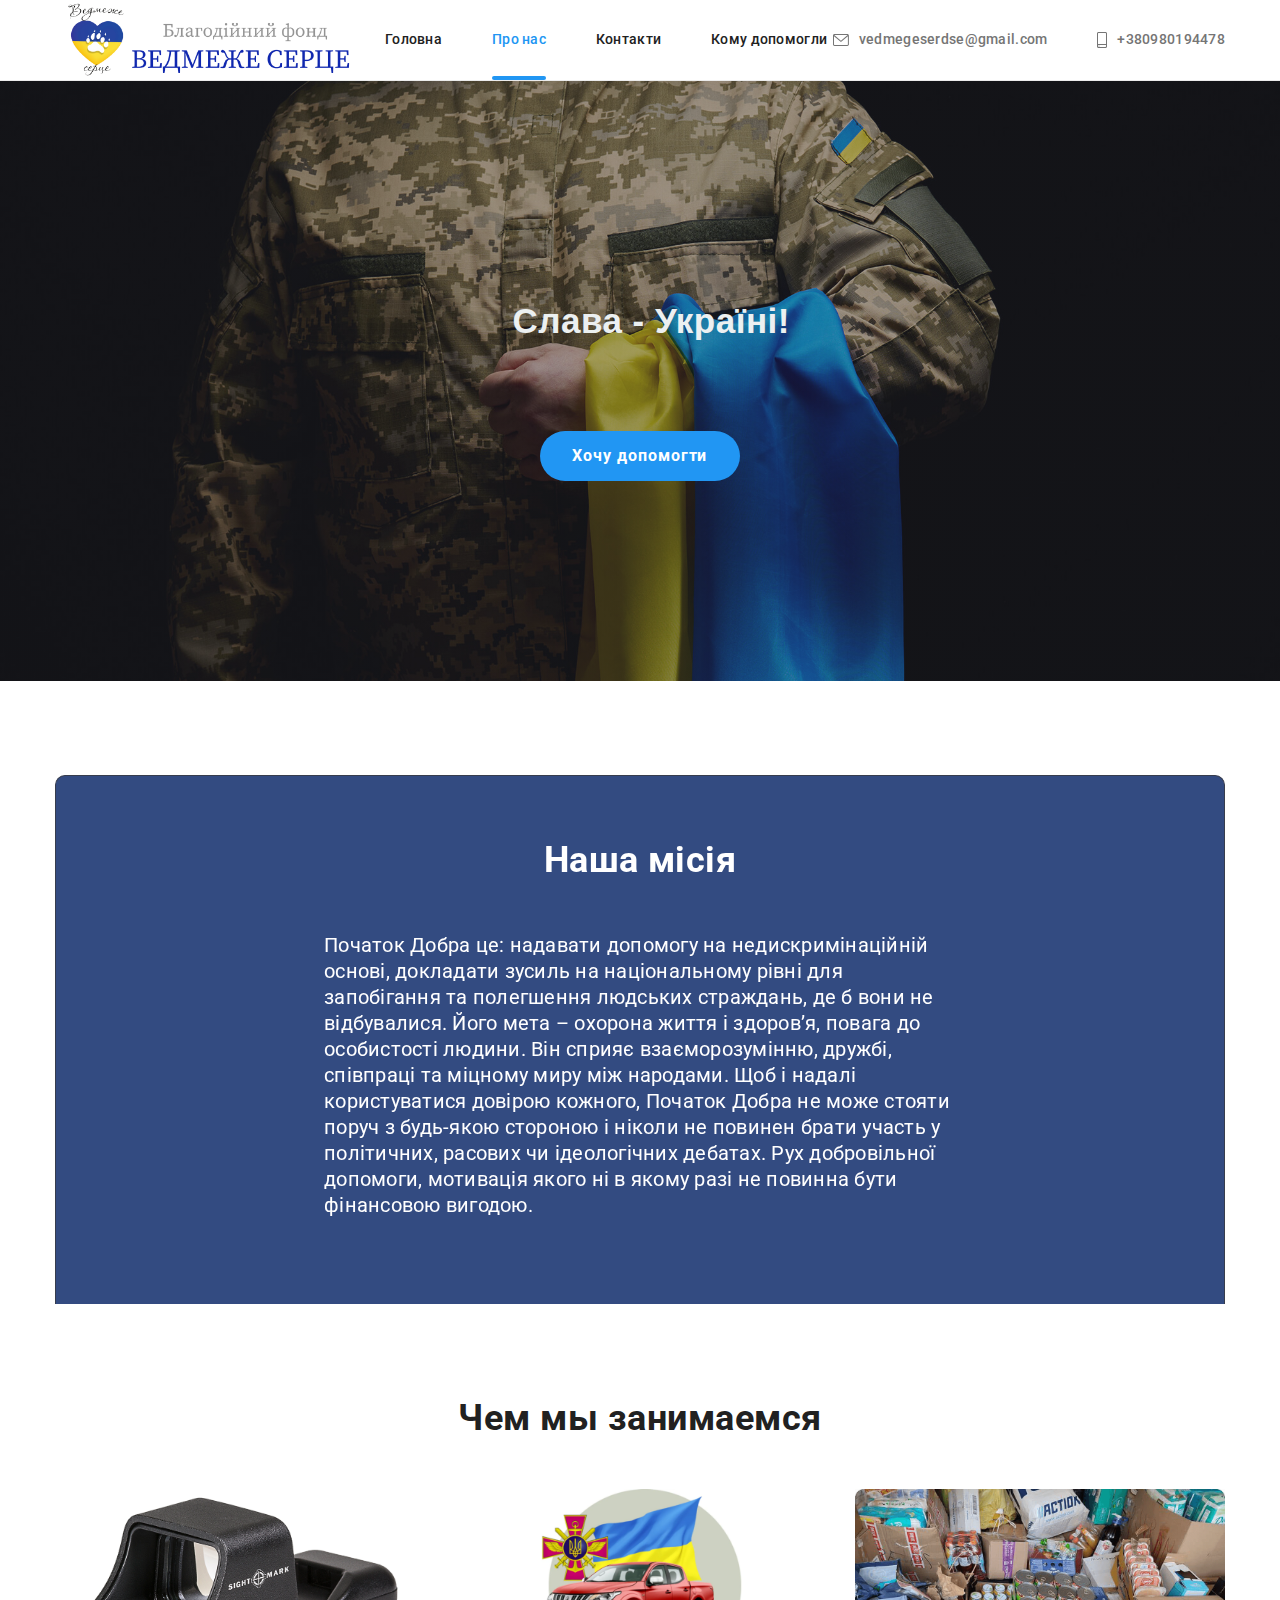
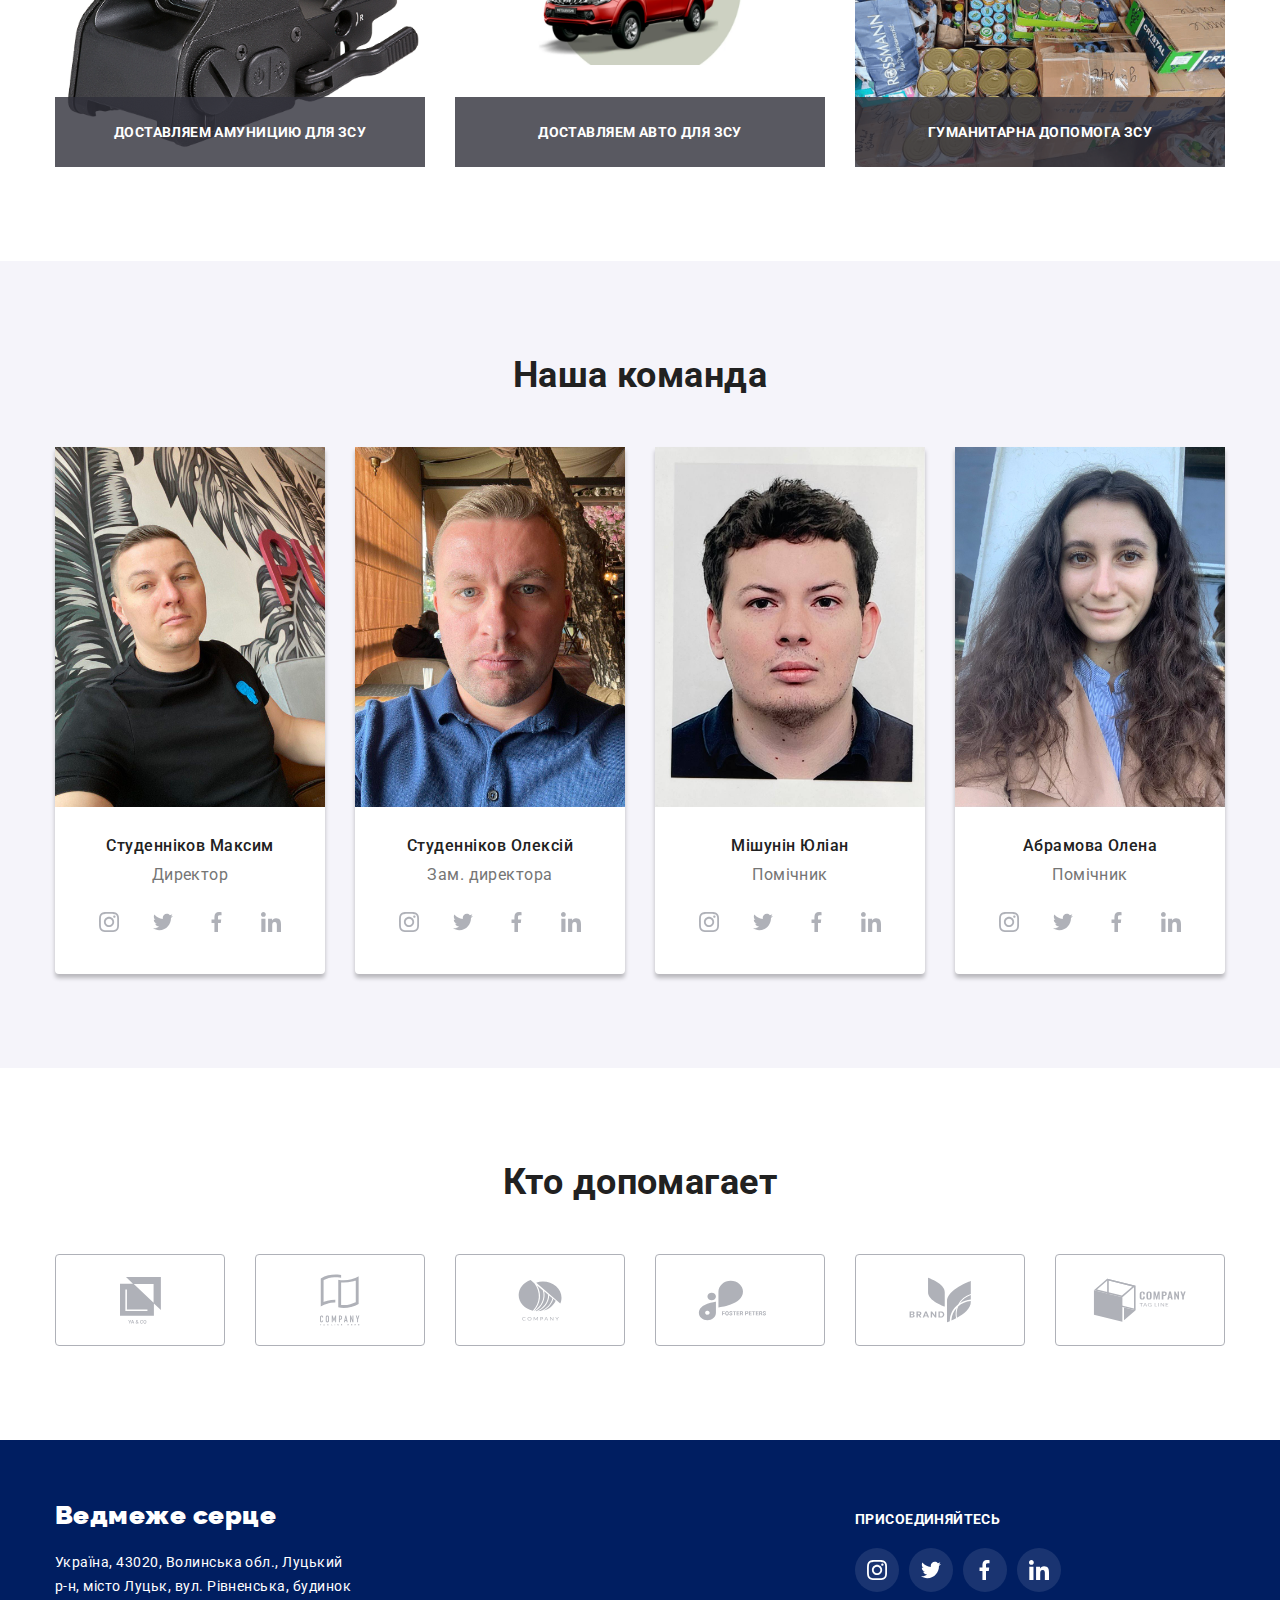
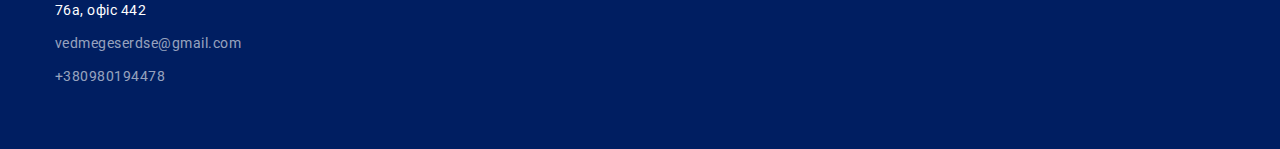
<file: index.html>
<!DOCTYPE html>
<html lang="ru">
  <head>
    <meta charset="UTF-8" />
    <meta http-equiv="X-UA-Compatible" content="IE=edge" />
    <meta name="viewport" content="width=device-width, initial-scale=1.0" />

    <title>Ведмеже серце</title>
    <link
      href="https://fonts.googleapis.com/css2?family=Raleway:wght@700&family=Roboto:wght@400;500;700;900&display=swap"
      rel="stylesheet"
    />
    <link rel="stylesheet" href="css/main.min.css" />
  </head>
  <body>
    <!-- Шапка -->
    <header class="header">
      <div class="container header__container">
        <a href="index.html"> <img
          srcset="./images/logoN3.png"
          src="./images/logoN3.png"
          alt="Logo"
          width="300"
          height="50"
        /></a>
        <!-- <a class="logo-part" href="/">Ведмеже серце</a> -->

        <nav class="nav">
          <ul class="nav__list list">
            <li class="nav__item">
              <a href="./index.html" class="nav__link ">Головна</a>
            </li>
            <li class="nav__item">
              <a href="./index.html" class="nav__link current">Про нас</a>
            </li>
            <li class="nav__item"><a href="#contacts" class="nav__link">Контакти</a></li>
            <li class="nav__item">
              <a href="./help.html" class="nav__link">Кому допомогли</a>
            </li>
          </ul>
          
        </nav>
        <ul class="contacts list">
          <li class="contacts__item">
            <a href="mailto:vedmegeserdse@gmail.com" class="contacts__link">
              <svg class="contacts__icon" width="16" height="12">
                <use href="./images/icons.svg#envelope"></use>
              </svg>
              vedmegeserdse@gmail.com
            </a>
          </li>

          <li class="contacts__item">
            <a href="tel:+380980194478" class="contacts__link">
              <svg class="contacts__icon" width="10" height="16">
                <use href="./images/icons.svg#smartphone"></use>
              </svg>

              +380980194478
            </a>
          </li>
        </ul>
        <button
          type="button"
          class="menu-button js-open-menu"
          aria-label="Переключатель мобильного меню"
          aria-expanded="false"
        >
          <svg class="menu-button__icon" width="40" height="40">
            <use class="menu-button__icon-menu" href="./images/icons.svg#menu"></use>
          </svg>
        </button>
        <div class="mobile-menu">
          <button
            type="button"
            class="mobile-menu__button js-close-menu"
            aria-label="Переключатель мобильного меню"
          >
            <svg class="menu-button__icon" width="40" height="40">
              <use class="menu-button__icon-cross" href="./images/icons.svg#close"></use>
            </svg>
          </button>
          <ul class="mobile-nav__list">
            <li class="mobile-nav__item">
              <a href="./index.html" class="mobile-nav__link mobile-nav__link--current">Про нас</a>
            </li>
            
            <li class="mobile-nav__item"><a href="" class="mobile-nav__link">Контакты</a></li>
            <li class="mobile-nav__item"><a href="./help.html" class="mobile-nav__link">Кому допомгли</a></li>
          </ul>
          <ul class="mobile-contacts">
            <li class="mobile-contacts__item">
              <a href="tel:+380980194478" class="mobile-contacts__tel">+380980194478</a>
            </li>
            <li class="mobile-contacts__item">
              <a href="mailto:vedmegeserdse@gmail.com" class="mobile-contacts__mail"
                >vedmegeserdse@gmail.com</a
              >
            </li>
          </ul>
          <ul class="mobile-social">
            <li class="mobile-social__item">
              <a href="" class="mobile-social__link">Instagram <span class="stik">|</span></a>
            </li>
            <li class="mobile-social__item">
              <a href="" class="mobile-social__link">Twitter <span class="stik">|</span></a>
            </li>
            <li class="mobile-social__item">
              <a href="" class="mobile-social__link">Facebook <span class="stik">|</span></a>
            </li>
            <li class="mobile-social__item">
              <a href="" class="mobile-social__link">Linkedin </a>
            </li>
          </ul>
        </div>
      </div>
    </header>
    <main>
      <!-- Герой -->
      <section class="hero">
        
        <!-- <h1 class="hero__title">Слава Україні! Слава ЗСУ!</h1> -->

        <div class="content">
          <div class="content__container">
            <p class="content__container__text">
           
            </p>
            
            <ul class="content__container__list">
              <li class="content__container__list__item"> Слава - Україні!</li>
              <li class="content__container__list__item"> Слава - ЗСУ!</li>
              <li class="content__container__list__item"> Слава - Україні</li>
              <li class="content__container__list__item"> Слава - ЗСУ!</li>
            </ul>
          </div>
        </div>


        <div class="hero__button"> 
  <button data-modal-open type="button" class="button">Хочу допомогти</button>
  </div>
        
      </section>


      
      <!-- Особености -->
      <section class="section">
        
        <div class="container">
          <div class="test2">
            <h2 class="section__title test3">Наша місія</h2>
            
  <p class="test1">Початок Добра це: надавати допомогу на недискримінаційній
    основі, докладати зусиль на національному рівні для
    запобігання та полегшення людських страждань, де б
    вони не відбувалися. Його мета – охорона життя і здоров’я,
    повага до особистості людини. Він сприяє взаєморозумінню,
    дружбі, співпраці та міцному миру між народами. Щоб і надалі
    користуватися довірою кожного, Початок Добра не може стояти
    поруч з будь-якою стороною і ніколи не повинен брати участь
    у політичних, расових чи ідеологічних дебатах. Рух добровільної
    допомоги, мотивація якого ні в якому разі не повинна бути
    фінансовою вигодою.</p></div>
          
        </div>
        
      </section>
      <!-- Чем мы занимаемся-->
      <section class="prof section no-padding">
        <div class="container">
          <h2 class="prof__title">Чем мы занимаемся</h2>
          <ul class="prof__list list">
            <li class="prof__item">
              <img
                srcset="./images/img_prof_1.jpg 1x, ./images/img_prof_1@2x.jpg 2x"
                src="./images/img1.jpg"
                alt="Программирование"
                width="370"
              />
              <p class="prof__label">Доставляем амуницию для ЗСУ</p>
            </li>
            <li class="prof__item">
              <img
                srcset="./images/img_prof_2.jpg 1x, ./images/img_prof_2@2x.jpg 2x"
                src="./images/img2.jpg"
                alt="Адаптивная верстка"
                width="370"
              />
              <p class="prof__label">Доставляем авто для ЗСУ</p>
            </li>
            <li class="prof__item">
              <img
                srcset="./images/img_prof_3.jpg 1x, ./images/img_prof_3@2x.jpg 2x"
                src="./images/img3.jpg"
                alt="Дизайн"
                width="370"
              />
              <p class="prof__label">Гуманитарна допомога ЗСУ</p>
            </li>
          </ul>
        </div>
      </section>
      <!-- Команда -->
      <section class="team section">
        <div class="container">
          <h2 class="section__title">Наша команда</h2>
          <ul class="card__list list">
            <li class="card__item">
              <img
                class="card__img"
                srcset="./images/img4.jpg 1x, ./images/img4@2x.jpg 2x"
                src="./images/img4.jpg"
                alt="Студенніков Максим"
                width="270"
              />
              <div class="cutaway">
                <h3 class="cutaway__name">Студенніков Максим</h3>
                <p class="cutaway__profession">Директор</p>
                <ul class="follow list">
                  <li class="follow__item">
                    <a href="" class="follow__link">
                      <svg class="follow__icon" width="20" height="20">
                        <use href="./images/icons.svg#instagram"></use>
                      </svg>
                    </a>
                  </li>
                  <li class="follow__item">
                    <a href="" class="follow__link"
                      ><svg class="follow__icon" width="20" height="20">
                        <use href="./images/icons.svg#twitter"></use>
                      </svg>
                    </a>
                  </li>
                  <li class="follow__item">
                    <a href="" class="follow__link"
                      ><svg class="follow__icon" width="20" height="20">
                        <use href="./images/icons.svg#vector"></use>
                      </svg>
                    </a>
                  </li>
                  <li class="follow__item">
                    <a href="" class="follow__link">
                      <svg class="follow__icon" width="20" height="20">
                        <use href="./images/icons.svg#linkedin"></use>
                      </svg>
                    </a>
                  </li>
                </ul>
              </div>
            </li>

            <li class="card__item">
              <img
                class="card__img"
                srcset="./images/img5.jpg 1x, ./images/img5@2x.jpg 2x"
                src="./images/img5.jpg"
                alt="Студенніков Олексій"
                width="270"
              />
              <div class="cutaway">
                <h3 class="cutaway__name">Студенніков Олексій</h3>
                <p class="cutaway__profession">Зам. директора</p>
                <ul class="follow list">
                  <li class="follow__item">
                    <a href="" class="follow__link">
                      <svg class="follow__icon" width="20" height="20">
                        <use href="./images/icons.svg#instagram"></use>
                      </svg>
                    </a>
                  </li>
                  <li class="follow__item">
                    <a href="" class="follow__link"
                      ><svg class="follow__icon" width="20" height="20">
                        <use href="./images/icons.svg#twitter"></use>
                      </svg>
                    </a>
                  </li>
                  <li class="follow__item">
                    <a href="" class="follow__link"
                      ><svg class="follow__icon" width="20" height="20">
                        <use href="./images/icons.svg#vector"></use>
                      </svg>
                    </a>
                  </li>
                  <li class="follow__item">
                    <a href="" class="follow__link">
                      <svg class="follow__icon" width="20" height="20">
                        <use href="./images/icons.svg#linkedin"></use>
                      </svg>
                    </a>
                  </li>
                </ul>
              </div>
            </li>

            <li class="card__item">
              <img
                class="card__img"
                srcset="./images/img6.jpg 1x, ./images/img6@2x.jpg 2x"
                src="./images/img6.jpg"
                alt="Мішунін Юліан"
                width="270"
              />
              <div class="cutaway">
                <h3 class="cutaway__name">Мішунін Юліан</h3>
                <p class="cutaway__profession">Помічник</p>
                <ul class="follow list">
                  <li class="follow__item">
                    <a href="" class="follow__link">
                      <svg class="follow__icon" width="20" height="20">
                        <use href="./images/icons.svg#instagram"></use>
                      </svg>
                    </a>
                  </li>
                  <li class="follow__item">
                    <a href="" class="follow__link"
                      ><svg class="follow__icon" width="20" height="20">
                        <use href="./images/icons.svg#twitter"></use>
                      </svg>
                    </a>
                  </li>
                  <li class="follow__item">
                    <a href="" class="follow__link"
                      ><svg class="follow__icon" width="20" height="20">
                        <use href="./images/icons.svg#vector"></use>
                      </svg>
                    </a>
                  </li>
                  <li class="follow__item">
                    <a href="" class="follow__link">
                      <svg class="follow__icon" width="20" height="20">
                        <use href="./images/icons.svg#linkedin"></use>
                      </svg>
                    </a>
                  </li>
                </ul>
              </div>
            </li>

            <li class="card__item">
              <img
                class="card__img"
                srcset="./images/img7.jpg 1x, ./images/img7@2x.jpg 2x"
                src="./images/img7.jpg"
                alt="Абрамова Олена"  
                width="270"
              />
              <div class="cutaway">
                <h3 class="cutaway__name">Абрамова Олена</h3>
                <p class="cutaway__profession">Помічник</p>
                <ul class="follow list">
                  <li class="follow__item">
                    <a href="" class="follow__link">
                      <svg class="follow__icon" width="20" height="20">
                        <use href="./images/icons.svg#instagram"></use>
                      </svg>
                    </a>
                  </li>
                  <li class="follow__item">
                    <a href="" class="follow__link"
                      ><svg class="follow__icon" width="20" height="20">
                        <use href="./images/icons.svg#twitter"></use>
                      </svg>
                    </a>
                  </li>
                  <li class="follow__item">
                    <a href="" class="follow__link"
                      ><svg class="follow__icon" width="20" height="20">
                        <use href="./images/icons.svg#vector"></use>
                      </svg>
                    </a>
                  </li>
                  <li class="follow__item">
                    <a href="" class="follow__link">
                      <svg class="follow__icon" width="20" height="20">
                        <use href="./images/icons.svg#linkedin"></use>
                      </svg>
                    </a>
                  </li>
                </ul>
              </div>
            </li>
          </ul>
        </div>
      </section>
      <!-- Постоянные клиенты -->
      <section class="client section">
        <h2 class="client__title">Кто допомагает</h2>
        <div class="container">
          <ul class="client__list list">
            <li class="client__item">
              <a href="/" class="client__link link">
                <svg class="client__icon" width="41" height="47">
                  <use href="./images/icons.svg#group-1"></use>
                </svg>
              </a>
            </li>
            <li class="client__item">
              <a href="/" class="client__link link">
                <svg class="client__icon" width="40" height="52">
                  <use href="./images/icons.svg#group-2"></use>
                </svg>
              </a>
            </li>
            <li class="client__item">
              <a href="/" class="client__link link">
                <svg class="client__icon" width="44" height="42">
                  <use href="./images/icons.svg#group-3"></use>
                </svg>
              </a>
            </li>
            <li class="client__item">
              <a href="/" class="client__link link">
                <svg class="client__icon" width="85" height="41">
                  <use href="./images/icons.svg#group-4"></use>
                </svg>
              </a>
            </li>
            <li class="client__item">
              <a href="/" class="client__link link">
                <svg class="client__icon" width="63" height="46">
                  <use href="./images/icons.svg#group-5"></use>
                </svg>
              </a>
            </li>
            <li class="client__item">
              <a href="/" class="client__link link">
                <svg class="client__icon" width="94" height="44">
                  <use href="./images/icons.svg#group-6"></use>
                </svg>
              </a>
            </li>
          </ul>
        </div>
      </section>
    </main>
    <!-- Подвал -->
    <footer class="footer">
      <div class="footer-container container">
        <div class="footer-box">
          <div class="address-box" id="contacts">
            <a href="/" class="footer-logo link">Ведмеже серце</a>
            <address class="address-box__address">Україна, 43020, Волинська обл., Луцький р-н, місто Луцьк,
              вул. Рівненська, будинок 76а, офіс 442 </address>
            <ul class="footer-contacts list">
              <li class="footer-contacts__item">
                <a href="mailto:vedmegeserdse@gmail.com" class="footer-contacts__link link"
                  >vedmegeserdse@gmail.com
                </a>
              </li>
              <li class="footer-contacts__item">
                <a href="tel:+380980194478" class="footer-contacts__link link">+380980194478</a>
              </li>
            </ul>
          </div>
          
          <div class="social">
            <h2 class="social__title">Присоединяйтесь</h2>
            <ul class="social__icon list">
              <li class="social__item">
                <a href="" class="social__link">
                  <svg class="social__icon" width="20" height="20">
                    <use href="./images/icons.svg#instagram"></use>
                  </svg>
                </a>
              </li>
              <li class="social__item">
                <a href="" class="social__link">
                  <svg class="social__icon" width="20" height="20">
                    <use href="./images/icons.svg#twitter"></use>
                  </svg>
                </a>
              </li>
              <li class="social__item">
                <a href="" class="social__link">
                  <svg class="social__icon" width="20" height="20">
                    <use href="./images/icons.svg#vector"></use>
                  </svg>
                </a>
              </li>
              <li class="social__item">
                <a href="" class="social__link">
                  <svg class="social__icon" width="20" height="20">
                    <use href="./images/icons.svg#linkedin"></use>
                  </svg>
                </a>
              </li>
            </ul>
          </div>
        </div>
        <!-- <form class="subscribe">
          <label class="subscribe__label">
            <span class="subscribe__text">Подпишитесь на рассылку</span>
            <input type="email" class="subscribe__input" name="subscribe" placeholder="E-mail" />
          </label>
          <button class="subscribe__button" type="submit">
            Подписаться
            <svg class="subscribe__icon--button" width="24" height="24">
              <use href="./images/icons.svg#send"></use>
            </svg>
          </button>
        </form> -->
      </div>
    </footer>
    <!-- Модал -->
    <div data-modal class="backdrop is-hidden">
      <div class="modal">
        <button data-modal-close class="modal__close">
          <svg width="18" height="18">
            <use href="./images/icons.svg#close"></use>
          </svg>
        </button>
        <img
        class="modal__img"
      
        src="./images/qcode.png"
        alt="qcode"
        width="270"
      />
      <p class="modal__title">БЛАГОДІЙНА ОРГАНІЗАЦІЯ БЛАГОДІЙНИЙ ФОНД «ВЕДМЕЖЕ СЕРЦЕ»</p>
      </div>
    </div>
    <script src="./js/mobile-menu.js"></script>

    <script src="./js/modal.js"></script>
  </body>
</html>
</file>
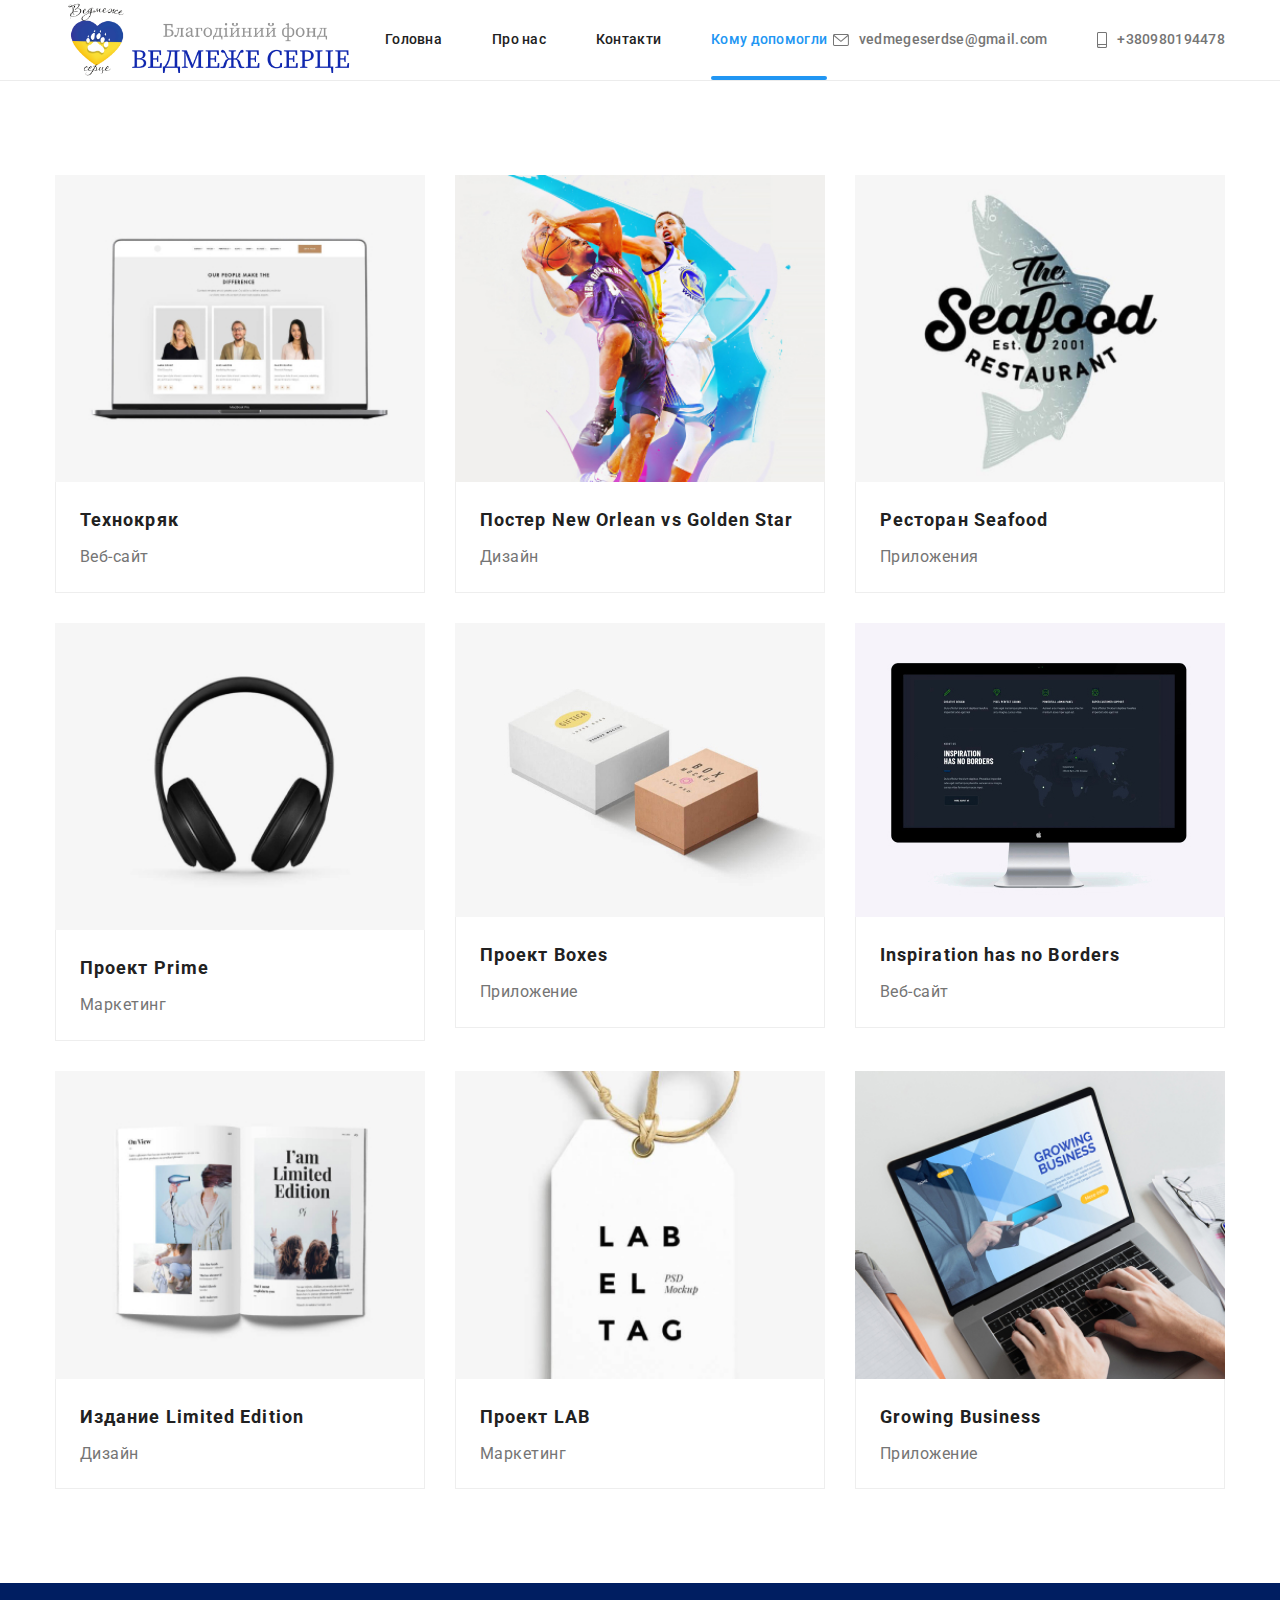
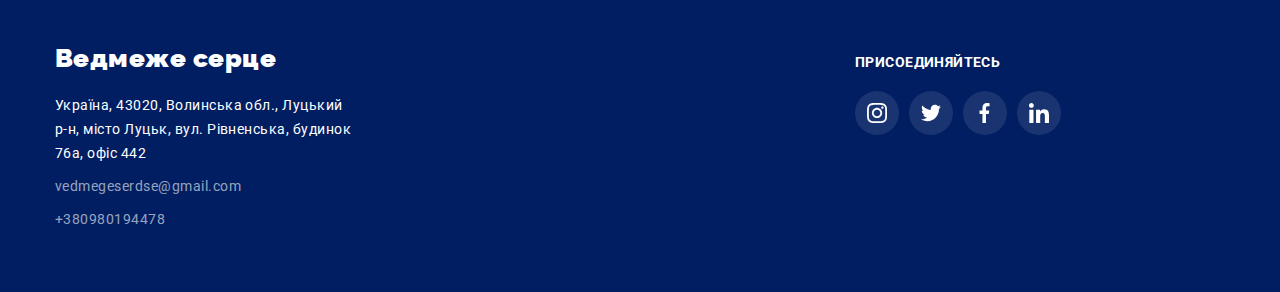
<file: help.html>
<!DOCTYPE html>
<html lang="ru">
  <head>
    <meta charset="UTF-8" />
    <meta http-equiv="X-UA-Compatible" content="IE=edge" />
    <meta name="viewport" content="width=device-width, initial-scale=1.0" />

    <title>Ведмеже серце</title>
    <link
      href="https://fonts.googleapis.com/css2?family=Raleway:wght@700&family=Roboto:wght@400;500;700;900&display=swap"
      rel="stylesheet"
    />
    <link rel="stylesheet" href="css/main.min.css" />
  </head>

  <body>
   
  <!-- Шапка -->
  <header class="header">
    <div class="container header__container">
      <a href="index.html"> <img
        srcset="./images/logoN3.png"
        src="./images/logoN3.png"
        alt="Logo"
        width="300"
        height="50"
      /></a>
     
      <!-- <a class="logo-part" href="/">Ведмеже серце</a> -->

      <nav class="nav">
        <ul class="nav__list list">
          <li class="nav__item">
            <a href="./index.html" class="nav__link ">Головна</a>
          </li>
          <li class="nav__item">
            <a href="./index.html" class="nav__link ">Про нас</a>
          </li>
          <li class="nav__item"><a href="#contacts" class="nav__link">Контакти</a></li>
         
          <li class="nav__item">
            <a href="./help.html" class="nav__link current">Кому допомогли</a>
          </li>
        </ul>
        
      </nav>
      <ul class="contacts list">
        <li class="contacts__item">
          <a href="mailto:vedmegeserdse@gmail.com" class="contacts__link">
            <svg class="contacts__icon" width="16" height="12">
              <use href="./images/icons.svg#envelope"></use>
            </svg>
            vedmegeserdse@gmail.com
          </a>
        </li>

        <li class="contacts__item">
          <a href="tel:+380980194478" class="contacts__link">
            <svg class="contacts__icon" width="10" height="16">
              <use href="./images/icons.svg#smartphone"></use>
            </svg>

            +380980194478
          </a>
        </li>
      </ul>
      <button
        type="button"
        class="menu-button js-open-menu"
        aria-label="Переключатель мобильного меню"
        aria-expanded="false"
      >
        <svg class="menu-button__icon" width="40" height="40">
          <use class="menu-button__icon-menu" href="./images/icons.svg#menu"></use>
        </svg>
      </button>
      <div class="mobile-menu">
        <button
          type="button"
          class="mobile-menu__button js-close-menu"
          aria-label="Переключатель мобильного меню"
        >
          <svg class="menu-button__icon" width="40" height="40">
            <use class="menu-button__icon-cross" href="./images/icons.svg#close"></use>
          </svg>
        </button>
        <ul class="mobile-nav__list">
          <li class="mobile-nav__item">
            <a href="./index.html" class="mobile-nav__link mobile-nav__link--current">Студия</a>
          </li>
          
          <li class="mobile-nav__item"><a href="" class="mobile-nav__link">Контакты</a></li>
        </ul>
        <ul class="mobile-contacts">
          <li class="mobile-contacts__item">
            <a href="tel:+380980194478" class="mobile-contacts__tel">+380980194478</a>
          </li>
          <li class="mobile-contacts__item">
            <a href="mailto:vedmegeserdse@gmail.com" class="mobile-contacts__mail"
              >vedmegeserdse@gmail.com</a
            >
          </li>
        </ul>
        <ul class="mobile-social">
          <li class="mobile-social__item">
            <a href="" class="mobile-social__link">Instagram <span class="stik">|</span></a>
          </li>
          <li class="mobile-social__item">
            <a href="" class="mobile-social__link">Twitter <span class="stik">|</span></a>
          </li>
          <li class="mobile-social__item">
            <a href="" class="mobile-social__link">Facebook <span class="stik">|</span></a>
          </li>
          <li class="mobile-social__item">
            <a href="" class="mobile-social__link">Linkedin </a>
          </li>
        </ul>
      </div>
    </div>
  </header>
    <main>
      <section class="section">
        <h1 class="portfolio-title">Портфолио</h1>

        <div class="container">
         
          <ul class="portfolio__list list">
            <li class="portfolio__item">
              <a href="" class="portfolio__link">
                <div class="thumb">
                  <img
                    srcset="./images/portfolio1.jpg 1x, ./images/portfolio1@2x.jpg 2x"
                    src="./images/portfolio1.jpg"
                    alt="Технокряк"
                    width="370"
                  />
                  <div class="thumb__box">
                    <p class="thumb__text">
                      Технокряк это современная площадка распространения коронавируса. Компании
                      используют эту платформу для цифрового шпионажа и атак на защищённые сервера
                      конкурентов.
                    </p>
                  </div>
                </div>

                <div class="example">
                  <h2 class="example__name">Технокряк</h2>
                  <p class="example__technolology">Веб-сайт</p>
                </div>
              </a>
            </li>
            <li class="portfolio__item">
              <a href="" class="portfolio__link">
                <div class="thumb">
                  <img
                    srcset="./images/portfolio2.jpg 1x, ./images/portfolio2@2x.jpg 2x"
                    src="./images/portfolio2.jpg"
                    alt="Технокряк"
                    width="370"
                  />
                  <div class="thumb__box">
                    <p class="thumb__text">
                      Технокряк это современная площадка распространения коронавируса. Компании
                      используют эту платформу для цифрового шпионажа и атак на защищённые сервера
                      конкурентов.
                    </p>
                  </div>
                </div>

                <div class="example">
                  <h2 class="example__name">Постер New Orlean vs Golden Star</h2>
                  <p class="example__technolology">Дизайн</p>
                </div>
              </a>
            </li>
            <li class="portfolio__item">
              <a href="" class="portfolio__link">
                <div class="thumb">
                  <img
                    srcset="./images/portfolio3.jpg 1x, ./images/portfolio3@2x.jpg 2x"
                    src="./images/portfolio3.jpg"
                    alt="Технокряк"
                    width="370"
                  />
                  <div class="thumb__box">
                    <p class="thumb__text">
                      Технокряк это современная площадка распространения коронавируса. Компании
                      используют эту платформу для цифрового шпионажа и атак на защищённые сервера
                      конкурентов.
                    </p>
                  </div>
                </div>

                <div class="example">
                  <h2 class="example__name">Ресторан Seafood</h2>
                  <p class="example__technolology">Приложения</p>
                </div>
              </a>
            </li>
            <li class="portfolio__item">
              <a href="" class="portfolio__link">
                <div class="thumb">
                  <img
                    srcset="./images/portfolio4.jpg 1x, ./images/portfolio4@2x.jpg 2x"
                    src="./images/portfolio4.jpg"
                    alt="Технокряк"
                    width="370"
                  />
                  <div class="thumb__box">
                    <p class="thumb__text">
                      Технокряк это современная площадка распространения коронавируса. Компании
                      используют эту платформу для цифрового шпионажа и атак на защищённые сервера
                      конкурентов.
                    </p>
                  </div>
                </div>

                <div class="example">
                  <h2 class="example__name">Проект Prime</h2>
                  <p class="example__technolology">Маркетинг</p>
                </div>
              </a>
            </li>
            <li class="portfolio__item">
              <a href="" class="portfolio__link">
                <div class="thumb">
                  <img
                    srcset="./images/portfolio5.jpg 1x, ./images/portfolio5@2x.jpg 2x"
                    src="./images/portfolio5.jpg"
                    alt="Технокряк"
                    width="370"
                  />
                  <div class="thumb__box">
                    <p class="thumb__text">
                      Технокряк это современная площадка распространения коронавируса. Компании
                      используют эту платформу для цифрового шпионажа и атак на защищённые сервера
                      конкурентов.
                    </p>
                  </div>
                </div>

                <div class="example">
                  <h2 class="example__name">Проект Boxes</h2>
                  <p class="example__technolology">Приложение</p>
                </div>
              </a>
            </li>
            <li class="portfolio__item">
              <a href="" class="portfolio__link">
                <div class="thumb">
                  <img
                    srcset="./images/portfolio6.jpg 1x, ./images/portfolio6@2x.jpg 2x"
                    src="./images/portfolio6.jpg"
                    alt="Технокряк"
                    width="370"
                  />
                  <div class="thumb__box">
                    <p class="thumb__text">
                      Технокряк это современная площадка распространения коронавируса. Компании
                      используют эту платформу для цифрового шпионажа и атак на защищённые сервера
                      конкурентов.
                    </p>
                  </div>
                </div>

                <div class="example">
                  <h2 class="example__name">Inspiration has no Borders</h2>
                  <p class="example__technolology">Веб-сайт</p>
                </div>
              </a>
            </li>
            <li class="portfolio__item">
              <a href="" class="portfolio__link">
                <div class="thumb">
                  <img
                    srcset="./images/portfolio7.jpg 1x, ./images/portfolio7@2x.jpg 2x"
                    src="./images/portfolio7.jpg"
                    alt="Технокряк"
                    width="370"
                  />
                  <div class="thumb__box">
                    <p class="thumb__text">
                      Технокряк это современная площадка распространения коронавируса. Компании
                      используют эту платформу для цифрового шпионажа и атак на защищённые сервера
                      конкурентов.
                    </p>
                  </div>
                </div>

                <div class="example">
                  <h2 class="example__name">Издание Limited Edition</h2>
                  <p class="example__technolology">Дизайн</p>
                </div>
              </a>
            </li>
            <li class="portfolio__item">
              <a href="" class="portfolio__link">
                <div class="thumb">
                  <img
                    srcset="./images/portfolio8.jpg 1x, ./images/portfolio8@2x.jpg 2x"
                    src="./images/portfolio8.jpg"
                    alt="Технокряк"
                    width="370"
                  />
                  <div class="thumb__box">
                    <p class="thumb__text">
                      Технокряк это современная площадка распространения коронавируса. Компании
                      используют эту платформу для цифрового шпионажа и атак на защищённые сервера
                      конкурентов.
                    </p>
                  </div>
                </div>

                <div class="example">
                  <h2 class="example__name">Проект LAB</h2>
                  <p class="example__technolology">Маркетинг</p>
                </div>
              </a>
            </li>
            <li class="portfolio__item">
              <a href="" class="portfolio__link">
                <div class="thumb">
                  <img
                    srcset="./images/portfolio9.jpg 1x, ./images/portfolio9@2x.jpg 2x"
                    src="./images/portfolio9.jpg"
                    alt="Технокряк"
                    width="370"
                  />
                  <div class="thumb__box">
                    <p class="thumb__text">
                      Технокряк это современная площадка распространения коронавируса. Компании
                      используют эту платформу для цифрового шпионажа и атак на защищённые сервера
                      конкурентов.
                    </p>
                  </div>
                </div>

                <div class="example">
                  <h2 class="example__name">Growing Business</h2>
                  <p class="example__technolology">Приложение</p>
                </div>
              </a>
            </li>
          </ul>
        </div>
      </section>
    </main>
    <!-- Подвал -->
    <footer class="footer">
      <div class="footer-container container">
        <div class="footer-box">
          <div class="address-box" id="contacts">
            <a href="/" class="footer-logo link">Ведмеже серце</a>
            <address class="address-box__address">Україна, 43020, Волинська обл., Луцький р-н, місто Луцьк,
              вул. Рівненська, будинок 76а, офіс 442 </address>
            <ul class="footer-contacts list">
              <li class="footer-contacts__item">
                <a href="mailto:vedmegeserdse@gmail.com" class="footer-contacts__link link"
                  >vedmegeserdse@gmail.com
                </a>
              </li>
              <li class="footer-contacts__item">
                <a href="tel:+380980194478" class="footer-contacts__link link">+380980194478</a>
              </li>
            </ul>
          </div>
          
          <div class="social">
            <h2 class="social__title">Присоединяйтесь</h2>
            <ul class="social__icon list">
              <li class="social__item">
                <a href="" class="social__link">
                  <svg class="social__icon" width="20" height="20">
                    <use href="./images/icons.svg#instagram"></use>
                  </svg>
                </a>
              </li>
              <li class="social__item">
                <a href="" class="social__link">
                  <svg class="social__icon" width="20" height="20">
                    <use href="./images/icons.svg#twitter"></use>
                  </svg>
                </a>
              </li>
              <li class="social__item">
                <a href="" class="social__link">
                  <svg class="social__icon" width="20" height="20">
                    <use href="./images/icons.svg#vector"></use>
                  </svg>
                </a>
              </li>
              <li class="social__item">
                <a href="" class="social__link">
                  <svg class="social__icon" width="20" height="20">
                    <use href="./images/icons.svg#linkedin"></use>
                  </svg>
                </a>
              </li>
            </ul>
          </div>
        </div>
        <!-- <form class="subscribe">
          <label class="subscribe__label">
            <span class="subscribe__text">Подпишитесь на рассылку</span>
            <input type="email" class="subscribe__input" name="subscribe" placeholder="E-mail" />
          </label>
          <button class="subscribe__button" type="submit">
            Подписаться
            <svg class="subscribe__icon--button" width="24" height="24">
              <use href="./images/icons.svg#send"></use>
            </svg>
          </button>
        </form> -->
      </div>
    </footer>
    <script src="./js/mobile-menu.js"></script>
  </body>
</html>
</file>
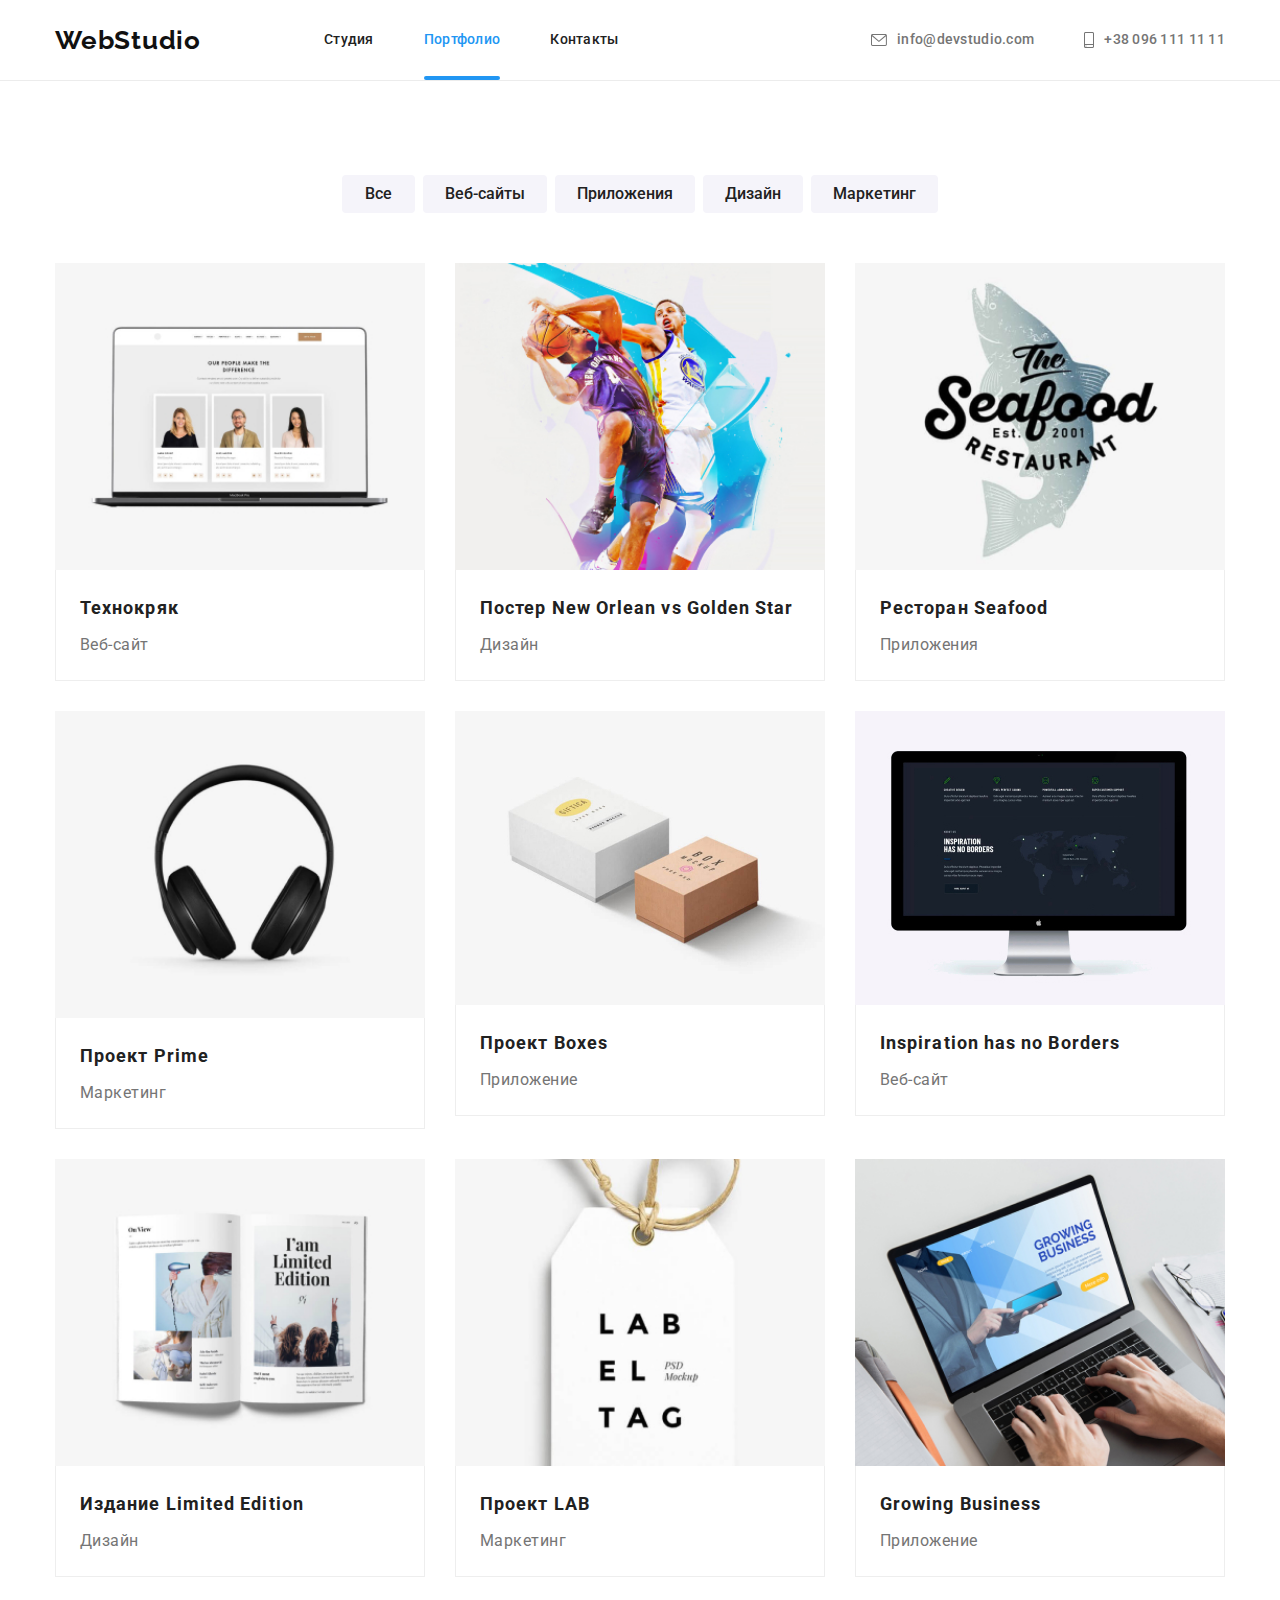
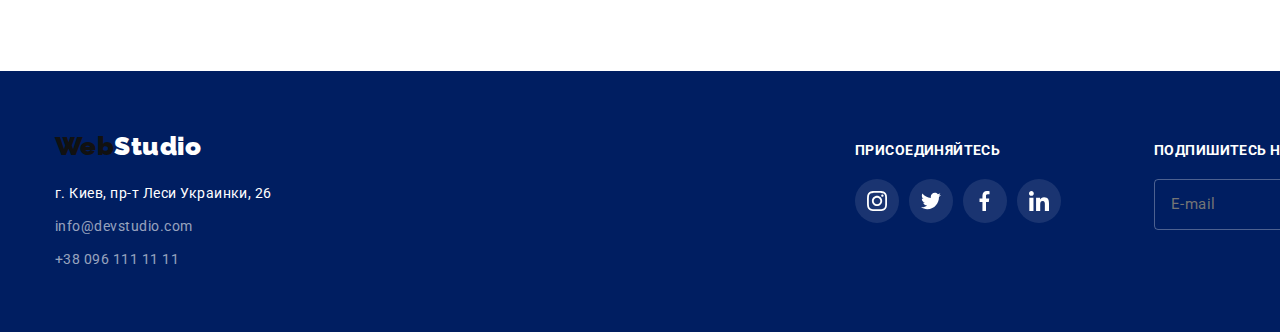
<file: portfolio.html>
<!DOCTYPE html>
<html lang="ru">
  <head>
    <meta charset="UTF-8" />
    <meta http-equiv="X-UA-Compatible" content="IE=edge" />
    <meta name="viewport" content="width=device-width, initial-scale=1.0" />

    <title>WebStudio</title>
    <link
      href="https://fonts.googleapis.com/css2?family=Raleway:wght@700&family=Roboto:wght@400;500;700;900&display=swap"
      rel="stylesheet"
    />
    <link rel="stylesheet" href="css/main.min.css" />
  </head>

  <body>
    <!-- Шапка -->
    <header class="header">
      <div class="container header__container">
        <a class="logo-part" href="/"><span class="logo-second-part">Web</span>Studio</a>

        <nav class="nav">
          <ul class="nav__list list">
            <li class="nav__item">
              <a href="./index.html" class="nav__link">Студия</a>
            </li>
            <li class="nav__item">
              <a href="./portfolio.html" class="nav__link current">Портфолио</a>
            </li>
            <li class="nav__item"><a href="/" class="nav__link">Контакты</a></li>
          </ul>
        </nav>
        <ul class="contacts list">
          <li class="contacts__item">
            <a href="mailto:info@devstudio.com" class="contacts__link">
              <svg class="contacts__icon" width="16" height="12">
                <use href="./images/icons.svg#envelope"></use>
              </svg>
              info@devstudio.com
            </a>
          </li>

          <li class="contacts__item">
            <a href="tel:+380961111111" class="contacts__link">
              <svg class="contacts__icon" width="10" height="16">
                <use href="./images/icons.svg#smartphone"></use>
              </svg>

              +38 096 111 11 11
            </a>
          </li>
        </ul>
        <button
          type="button"
          class="menu-button js-open-menu"
          aria-label="Переключатель мобильного меню"
          aria-expanded="false"
        >
          <svg class="menu-button__icon" width="40" height="40">
            <use class="menu-button__icon-menu" href="./images/icons.svg#menu"></use>
          </svg>
        </button>
        <div class="mobile-menu">
          <button
            type="button"
            class="mobile-menu__button js-close-menu"
            aria-label="Переключатель мобильного меню"
          >
            <svg class="menu-button__icon" width="40" height="40">
              <use class="menu-button__icon-cross" href="./images/icons.svg#close"></use>
            </svg>
          </button>
          <ul class="mobile-nav__list">
            <li class="mobile-nav__item">
              <a href="./index.html" class="mobile-nav__link">Студия</a>
            </li>
            <li class="mobile-nav__item">
              <a href="./portfolio.html" class="mobile-nav__link mobile-nav__link--current"
                >Портфолио</a
              >
            </li>
            <li class="mobile-nav__item"><a href="" class="mobile-nav__link">Контакты</a></li>
          </ul>
          <ul class="mobile-contacts">
            <li class="mobile-contacts__item">
              <a href="tel:+380961111111" class="mobile-contacts__tel">+38 096 111 11 11</a>
            </li>
            <li class="mobile-contacts__item">
              <a href="mailto:info@devstudio.com" class="mobile-contacts__mail"
                >info@devstudio.com</a
              >
            </li>
          </ul>
          <ul class="mobile-social">
            <li class="mobile-social__item">
              <a href="" class="mobile-social__link">Instagram <span class="stik">|</span></a>
            </li>
            <li class="mobile-social__item">
              <a href="" class="mobile-social__link">Twitter <span class="stik">|</span></a>
            </li>
            <li class="mobile-social__item">
              <a href="" class="mobile-social__link">Facebook <span class="stik">|</span></a>
            </li>
            <li class="mobile-social__item">
              <a href="" class="mobile-social__link">Linkedin </a>
            </li>
          </ul>
        </div>
      </div>
    </header>
    <main>
      <section class="section">
        <h1 class="portfolio-title">Портфолио</h1>

        <div class="container">
          <ul class="filter list">
            <li class="filter__item">
              <button type="button" class="filter__button">Все</button>
            </li>
            <li class="filter__item">
              <button type="button" class="filter__button">Веб-сайты</button>
            </li>
            <li class="filter__item">
              <button type="button" class="filter__button">Приложения</button>
            </li>
            <li class="filter__item">
              <button type="button" class="filter__button">Дизайн</button>
            </li>
            <li class="filter__item">
              <button type="button" class="filter__button">Маркетинг</button>
            </li>
          </ul>
          <ul class="portfolio__list list">
            <li class="portfolio__item">
              <a href="" class="portfolio__link">
                <div class="thumb">
                  <img
                    srcset="./images/portfolio1.jpg 1x, ./images/portfolio1@2x.jpg 2x"
                    src="./images/portfolio1.jpg"
                    alt="Технокряк"
                    width="370"
                  />
                  <div class="thumb__box">
                    <p class="thumb__text">
                      Технокряк это современная площадка распространения коронавируса. Компании
                      используют эту платформу для цифрового шпионажа и атак на защищённые сервера
                      конкурентов.
                    </p>
                  </div>
                </div>

                <div class="example">
                  <h2 class="example__name">Технокряк</h2>
                  <p class="example__technolology">Веб-сайт</p>
                </div>
              </a>
            </li>
            <li class="portfolio__item">
              <a href="" class="portfolio__link">
                <div class="thumb">
                  <img
                    srcset="./images/portfolio2.jpg 1x, ./images/portfolio2@2x.jpg 2x"
                    src="./images/portfolio2.jpg"
                    alt="Технокряк"
                    width="370"
                  />
                  <div class="thumb__box">
                    <p class="thumb__text">
                      Технокряк это современная площадка распространения коронавируса. Компании
                      используют эту платформу для цифрового шпионажа и атак на защищённые сервера
                      конкурентов.
                    </p>
                  </div>
                </div>

                <div class="example">
                  <h2 class="example__name">Постер New Orlean vs Golden Star</h2>
                  <p class="example__technolology">Дизайн</p>
                </div>
              </a>
            </li>
            <li class="portfolio__item">
              <a href="" class="portfolio__link">
                <div class="thumb">
                  <img
                    srcset="./images/portfolio3.jpg 1x, ./images/portfolio3@2x.jpg 2x"
                    src="./images/portfolio3.jpg"
                    alt="Технокряк"
                    width="370"
                  />
                  <div class="thumb__box">
                    <p class="thumb__text">
                      Технокряк это современная площадка распространения коронавируса. Компании
                      используют эту платформу для цифрового шпионажа и атак на защищённые сервера
                      конкурентов.
                    </p>
                  </div>
                </div>

                <div class="example">
                  <h2 class="example__name">Ресторан Seafood</h2>
                  <p class="example__technolology">Приложения</p>
                </div>
              </a>
            </li>
            <li class="portfolio__item">
              <a href="" class="portfolio__link">
                <div class="thumb">
                  <img
                    srcset="./images/portfolio4.jpg 1x, ./images/portfolio4@2x.jpg 2x"
                    src="./images/portfolio4.jpg"
                    alt="Технокряк"
                    width="370"
                  />
                  <div class="thumb__box">
                    <p class="thumb__text">
                      Технокряк это современная площадка распространения коронавируса. Компании
                      используют эту платформу для цифрового шпионажа и атак на защищённые сервера
                      конкурентов.
                    </p>
                  </div>
                </div>

                <div class="example">
                  <h2 class="example__name">Проект Prime</h2>
                  <p class="example__technolology">Маркетинг</p>
                </div>
              </a>
            </li>
            <li class="portfolio__item">
              <a href="" class="portfolio__link">
                <div class="thumb">
                  <img
                    srcset="./images/portfolio5.jpg 1x, ./images/portfolio5@2x.jpg 2x"
                    src="./images/portfolio5.jpg"
                    alt="Технокряк"
                    width="370"
                  />
                  <div class="thumb__box">
                    <p class="thumb__text">
                      Технокряк это современная площадка распространения коронавируса. Компании
                      используют эту платформу для цифрового шпионажа и атак на защищённые сервера
                      конкурентов.
                    </p>
                  </div>
                </div>

                <div class="example">
                  <h2 class="example__name">Проект Boxes</h2>
                  <p class="example__technolology">Приложение</p>
                </div>
              </a>
            </li>
            <li class="portfolio__item">
              <a href="" class="portfolio__link">
                <div class="thumb">
                  <img
                    srcset="./images/portfolio6.jpg 1x, ./images/portfolio6@2x.jpg 2x"
                    src="./images/portfolio6.jpg"
                    alt="Технокряк"
                    width="370"
                  />
                  <div class="thumb__box">
                    <p class="thumb__text">
                      Технокряк это современная площадка распространения коронавируса. Компании
                      используют эту платформу для цифрового шпионажа и атак на защищённые сервера
                      конкурентов.
                    </p>
                  </div>
                </div>

                <div class="example">
                  <h2 class="example__name">Inspiration has no Borders</h2>
                  <p class="example__technolology">Веб-сайт</p>
                </div>
              </a>
            </li>
            <li class="portfolio__item">
              <a href="" class="portfolio__link">
                <div class="thumb">
                  <img
                    srcset="./images/portfolio7.jpg 1x, ./images/portfolio7@2x.jpg 2x"
                    src="./images/portfolio7.jpg"
                    alt="Технокряк"
                    width="370"
                  />
                  <div class="thumb__box">
                    <p class="thumb__text">
                      Технокряк это современная площадка распространения коронавируса. Компании
                      используют эту платформу для цифрового шпионажа и атак на защищённые сервера
                      конкурентов.
                    </p>
                  </div>
                </div>

                <div class="example">
                  <h2 class="example__name">Издание Limited Edition</h2>
                  <p class="example__technolology">Дизайн</p>
                </div>
              </a>
            </li>
            <li class="portfolio__item">
              <a href="" class="portfolio__link">
                <div class="thumb">
                  <img
                    srcset="./images/portfolio8.jpg 1x, ./images/portfolio8@2x.jpg 2x"
                    src="./images/portfolio8.jpg"
                    alt="Технокряк"
                    width="370"
                  />
                  <div class="thumb__box">
                    <p class="thumb__text">
                      Технокряк это современная площадка распространения коронавируса. Компании
                      используют эту платформу для цифрового шпионажа и атак на защищённые сервера
                      конкурентов.
                    </p>
                  </div>
                </div>

                <div class="example">
                  <h2 class="example__name">Проект LAB</h2>
                  <p class="example__technolology">Маркетинг</p>
                </div>
              </a>
            </li>
            <li class="portfolio__item">
              <a href="" class="portfolio__link">
                <div class="thumb">
                  <img
                    srcset="./images/portfolio9.jpg 1x, ./images/portfolio9@2x.jpg 2x"
                    src="./images/portfolio9.jpg"
                    alt="Технокряк"
                    width="370"
                  />
                  <div class="thumb__box">
                    <p class="thumb__text">
                      Технокряк это современная площадка распространения коронавируса. Компании
                      используют эту платформу для цифрового шпионажа и атак на защищённые сервера
                      конкурентов.
                    </p>
                  </div>
                </div>

                <div class="example">
                  <h2 class="example__name">Growing Business</h2>
                  <p class="example__technolology">Приложение</p>
                </div>
              </a>
            </li>
          </ul>
        </div>
      </section>
    </main>
    <!-- Подвал -->
    <footer class="footer">
      <div class="footer-container container">
        <div class="footer-box">
          <div class="address-box">
            <a href="/" class="footer-logo link"><span class="logo-second-part">Web</span>Studio</a>
            <address class="address-box__address">г. Киев, пр-т Леси Украинки, 26</address>
            <ul class="footer-contacts list">
              <li class="footer-contacts__item">
                <a href="mailto:info@devstudio.com" class="footer-contacts__link link"
                  >info@devstudio.com
                </a>
              </li>
              <li class="footer-contacts__item">
                <a href="tel:+380961111111" class="footer-contacts__link link">+38 096 111 11 11</a>
              </li>
            </ul>
          </div>
          <div class="social">
            <h2 class="social__title">Присоединяйтесь</h2>
            <ul class="social__icon list">
              <li class="social__item">
                <a href="" class="social__link">
                  <svg class="social__icon" width="20" height="20">
                    <use href="./images/icons.svg#instagram"></use>
                  </svg>
                </a>
              </li>
              <li class="social__item">
                <a href="" class="social__link">
                  <svg class="social__icon" width="20" height="20">
                    <use href="./images/icons.svg#twitter"></use>
                  </svg>
                </a>
              </li>
              <li class="social__item">
                <a href="" class="social__link">
                  <svg class="social__icon" width="20" height="20">
                    <use href="./images/icons.svg#vector"></use>
                  </svg>
                </a>
              </li>
              <li class="social__item">
                <a href="" class="social__link">
                  <svg class="social__icon" width="20" height="20">
                    <use href="./images/icons.svg#linkedin"></use>
                  </svg>
                </a>
              </li>
            </ul>
          </div>
        </div>
        <!-- Подвал форм -->
        <form class="subscribe">
          <label class="subscribe__label">
            <span class="subscribe__text">Подпишитесь на рассылку</span>
            <input type="email" class="subscribe__input" name="subscribe" placeholder="E-mail" />
          </label>
          <button class="subscribe__button" type="submit">
            Подписаться
            <svg class="subscribe__icon--button" width="24" height="24">
              <use href="./images/icons.svg#send"></use>
            </svg>
          </button>
        </form>
      </div>
    </footer>
    <script src="./js/mobile-menu.js"></script>
  </body>
</html>
</file>
<file: css/main.min.css>
/*! modern-normalize v1.1.0 | MIT License | https://github.com/sindresorhus/modern-normalize */*,::before,::after{box-sizing:border-box}html{line-height:1.15;-webkit-text-size-adjust:100%;-moz-tab-size:4;tab-size:4}body{margin:0;font-family:system-ui,-apple-system,"Segoe UI",Roboto,Helvetica,Arial,sans-serif,"Apple Color Emoji","Segoe UI Emoji"}hr{height:0;color:inherit}abbr[title]{text-decoration:underline dotted}b,strong{font-weight:bolder}code,kbd,samp,pre{font-family:ui-monospace, SFMono-Regular, Consolas, 'Liberation Mono', Menlo, monospace;font-size:1em}small{font-size:80%}sub,sup{font-size:75%;line-height:0;position:relative;vertical-align:baseline}sub{bottom:-0.25em}sup{top:-0.5em}table{text-indent:0;border-color:inherit}button,input,optgroup,select,textarea{font-family:inherit;font-size:100%;line-height:1.15;margin:0}button,select{text-transform:none}button,[type='button'],[type='reset'],[type='submit']{-webkit-appearance:button}::-moz-focus-inner{border-style:none;padding:0}:-moz-focusring{outline:1px dotted ButtonText}:-moz-ui-invalid{box-shadow:none}legend{padding:0}progress{vertical-align:baseline}::-webkit-inner-spin-button,::-webkit-outer-spin-button{height:auto}[type='search']{-webkit-appearance:textfield;outline-offset:-2px}::-webkit-search-decoration{-webkit-appearance:none}::-webkit-file-upload-button{-webkit-appearance:button;font:inherit}summary{display:list-item}body{background-color:#fff;color:#212121;font-family:Roboto, sans-serif;letter-spacing:0.03em}h1,h2,h3,h4,h5,h6,p,ul{margin-bottom:0;margin-top:0}img{display:block;max-width:100%;height:auto}.container{min-width:320px;margin:0 auto;padding-left:15px;padding-right:15px}@media screen and (min-width: 480px){.container{width:480px}}@media screen and (min-width: 768px){.container{width:768px}}@media screen and (min-width: 1200px){.container{width:1200px}}.section{padding-top:60px;padding-bottom:60px}@media screen and (min-width: 480px){.section{padding-top:60px;padding-bottom:60px}}@media screen and (min-width: 768px){.section{padding-top:60px;padding-bottom:60px}}@media screen and (min-width: 1200px){.section{padding-top:94px;padding-bottom:94px}}.section.no-padding{padding-top:0}.list{list-style:none;margin:0;padding:0}.link{text-decoration:none}.hero{padding-top:200px;padding-bottom:200px;background-size:1600px;background-color:#2f303a;position:relative;height:600px;max-width:1600px;margin-left:auto;margin-right:auto;background-image:linear-gradient(to right, rgba(47,48,58,0.4), rgba(47,48,58,0.4)),url("../images/herof.jpg");background-repeat:no-repeat;background-size:cover;background-position:center}@media screen and (min-width: 1200px){.hero{padding-top:200px;padding-bottom:200px}}@media screen and (min-device-pixel-ratio: 2), screen and (min-resolution: 192dpi), screen and (min-resolution: 2dppx){.hero{background-image:linear-gradient(rgba(47,48,58,0.4), rgba(47,48,58,0.4)),url("../images/herof@2x.jpg")}}@media screen and (min-width: 768px){.hero{background-image:linear-gradient(rgba(47,48,58,0.4), rgba(47,48,58,0.4)),url("../images/herof.jpg")}}@media screen and (min-width: 768px) and (min-device-pixel-ratio: 2), screen and (min-width: 768px) and (min-resolution: 192dpi), screen and (min-width: 768px) and (min-resolution: 2dppx){.hero{background-image:linear-gradient(rgba(47,48,58,0.4), rgba(47,48,58,0.4)),url("../images/herof@2x.jpg")}}@media screen and (min-width: 1200px){.hero{background-image:linear-gradient(rgba(47,48,58,0.4), rgba(47,48,58,0.4)),url("../images/herof.jpg")}}@media screen and (min-width: 1200px) and (min-device-pixel-ratio: 2), screen and (min-width: 1200px) and (min-resolution: 192dpi), screen and (min-width: 1200px) and (min-resolution: 2dppx){.hero{background-image:linear-gradient(rgba(47,48,58,0.4), rgba(47,48,58,0.4)),url("../images/herof@2x.jpg")}}.hero__title{width:360px;margin-bottom:30px;text-align:center;margin-left:auto;margin-right:auto;color:#fff;font-weight:900;font-size:26px;line-height:1.62;letter-spacing:0.06em;text-transform:uppercase}@media screen and (min-width: 1200px){.hero__title{width:696px;font-size:44px;line-height:1.37}}.button{font-weight:700;font-size:16px;line-height:1.87;align-items:center;margin:auto;letter-spacing:0.06em;border:0;background-color:#2196f3;color:#fff;cursor:pointer;font-family:inherit;border-radius:28px;padding:10px 32px;display:flex;min-width:200px}.hero__button{display:flex;margin-top:150px}.content{position:absolute;top:50%;left:50%;transform:translate(-50%, -50%);height:161px;overflow:hidden;min-width:415px;font-family:'Lato', sans-serif;font-size:35px;line-height:40px;color:#ecf0f1}.content__container{font-weight:600;overflow:hidden;height:40px;padding:0 40px}.content__container:before{content:'';left:0}.content__container:after{content:'';position:absolute;right:0}.content__container:after,.content__container:before{position:absolute;top:0;color:#16a085;font-size:42px;line-height:40px;-webkit-animation-name:opacity;-webkit-animation-duration:2s;-webkit-animation-iteration-count:infinite;animation-name:opacity;animation-duration:2s;animation-iteration-count:infinite}.content__container__text{display:inline;float:left;margin:0}.content__container__list{margin-top:0;text-align:left;list-style:none;-webkit-animation-name:change;-webkit-animation-duration:10s;-webkit-animation-iteration-count:infinite;animation-name:change;animation-duration:10s;animation-iteration-count:infinite}.content__container__list__item{line-height:40px;margin:0}@-webkit-keyframes opacity{0%,100%{opacity:0}50%{opacity:1}}@-webkit-keyframes change{0%,12.66%,100%{transform:translate3d(0, 0, 0)}16.66%,29.32%{transform:translate3d(0, -25%, 0)}33.32%,45.98%{transform:translate3d(0, -50%, 0)}49.98%,62.64%{transform:translate3d(0, -75%, 0)}66.64%,79.3%{transform:translate3d(0, -50%, 0)}83.3%,95.96%{transform:translate3d(0, -25%, 0)}}@-o-keyframes opacity{0%,100%{opacity:0}50%{opacity:1}}@-o-keyframes change{0%,12.66%,100%{transform:translate3d(0, 0, 0)}16.66%,29.32%{transform:translate3d(0, -25%, 0)}33.32%,45.98%{transform:translate3d(0, -50%, 0)}49.98%,62.64%{transform:translate3d(0, -75%, 0)}66.64%,79.3%{transform:translate3d(0, -50%, 0)}83.3%,95.96%{transform:translate3d(0, -25%, 0)}}@-moz-keyframes opacity{0%,100%{opacity:0}50%{opacity:1}}@-moz-keyframes change{0%,12.66%,100%{transform:translate3d(0, 0, 0)}16.66%,29.32%{transform:translate3d(0, -25%, 0)}33.32%,45.98%{transform:translate3d(0, -50%, 0)}49.98%,62.64%{transform:translate3d(0, -75%, 0)}66.64%,79.3%{transform:translate3d(0, -50%, 0)}83.3%,95.96%{transform:translate3d(0, -25%, 0)}}@keyframes opacity{0%,100%{opacity:0}50%{opacity:1}}@keyframes change{0%,12.66%,100%{transform:translate3d(0, 0, 0)}16.66%,29.32%{transform:translate3d(0, -25%, 0)}33.32%,45.98%{transform:translate3d(0, -50%, 0)}49.98%,62.64%{transform:translate3d(0, -75%, 0)}66.64%,79.3%{transform:translate3d(0, -50%, 0)}83.3%,95.96%{transform:translate3d(0, -25%, 0)}}.header__container{display:flex;align-items:center}@media screen and (max-width: 767px){.header__container{justify-content:space-between;height:75px}}.nav{display:flex;align-items:center;padding-left:30px}@media screen and (max-width: 767px){.nav{display:none}}.header{position:relative;letter-spacing:0.02em;font-weight:500;font-size:14px;line-height:1.14;border-bottom:1px solid #ececec}.logo-part{font-family:Raleway, sans-serif;letter-spacing:0.03em;color:#111;font-weight:700;font-size:26px;line-height:1.19;text-decoration:none}@media screen and (min-width: 768px){.logo-part{margin-right:93px}}.logo-second-part{color:#111}.nav__list{display:flex;margin-top:0;margin-bottom:0;padding-left:0;transition:color 250ms cubic-bezier(0.4, 0, 0.2, 1)}.nav__item:not(:last-child){margin-right:50px}.nav__link{padding-top:32px;padding-bottom:32px;display:block;position:relative;transition:color 250ms cubic-bezier(0.4, 0, 0.2, 1);text-decoration:none;color:#212121}.nav__link:hover,.nav__link:focus{color:#2196f3}.nav__link::after{content:'';display:block;position:absolute;bottom:0;width:100%;height:4px;border-radius:2px;background-color:#2196f3;opacity:0;transition:opacity 250ms cubic-bezier(0.4, 0, 0.2, 1)}.nav__link:focus::after,.nav__link:hover::after{opacity:1}.nav__link.current::after{opacity:1}.nav__link.current{color:#2196f3}.contacts{list-style:none;display:flex;margin-top:0;margin-bottom:0;margin-left:auto;padding-left:0}@media screen and (max-width: 767px){.contacts{display:none}}@media screen and (max-width: 1199px){.contacts{flex-direction:column;transform:scale(0.86)}}@media screen and (min-width: 768px) and (max-width: 1199px){.contacts__item:not(:last-child){margin-bottom:10px}}@media screen and (min-width: 1200px){.contacts__item:not(:last-child){margin-right:50px}}.contacts__link{text-decoration:none;color:#757575;display:flex;align-items:center;transition:color 250ms cubic-bezier(0.4, 0, 0.2, 1)}.contacts__link:hover,.contacts__link:focus{color:#2196f3}.nav__link .current{color:#2196f3}.contacts__icon{margin-right:10px;fill:currentColor}.footer{background:#001E61;padding-bottom:60px;padding-top:60px}@media screen and (min-width: 1200px){.footer-container{display:flex;align-items:baseline}}.footer-box{justify-content:space-around}@media screen and (max-width: 1199px){.footer-box{text-align:center;margin-bottom:60px}}@media screen and (min-width: 768px){.footer-box{display:flex}}@media screen and (min-width: 1200px){.footer-box{margin-right:93px;align-items:baseline}}.footer-logo{display:inline-block;color:#fff;margin-bottom:20px;color:#fff;font-family:Raleway, sans-serif;font-weight:900;font-size:26px;line-height:1.19}.address-box__address{padding-bottom:9px;margin:auto;color:#fff;font-style:normal;font-size:14px;line-height:1.71;cursor:pointer;transition:color 250ms cubic-bezier(0.4, 0, 0.2, 1);width:300px}.address-box__address:hover,.address-box__address:focus{color:#2196f3}@media screen and (max-width: 767px){.address-box{text-align:center;margin-bottom:60px}}@media screen and (min-width: 1200px){.address-box{margin-right:500px}}.footer-contacts__item:not(:last-child){margin-bottom:9px}.footer-contacts{font-size:14px;line-height:1.71;transition:color 250ms cubic-bezier(0.4, 0, 0.2, 1)}.footer-contacts__link{color:rgba(255,255,255,0.6);transition:color 250ms cubic-bezier(0.4, 0, 0.2, 1)}.footer-contacts__link:hover,.footer-contacts__link:focus{color:#2196f3}.social__title{margin-top:0;margin-bottom:20px;font-weight:700;letter-spacing:0.03em;font-size:14px;line-height:1.14;text-transform:uppercase;color:#fff}.social__icon{display:flex;fill:#afb1b8;fill:currentColor;justify-content:center}.social__item:not(:last-child){margin-right:10px}.social__link{display:block;padding:12px;background-color:rgba(255,255,255,0.1);border-radius:50%;color:#fff;height:44px;transition:background-color 250ms cubic-bezier(0.4, 0, 0.2, 1)}.social__link:hover,.social__link:focus{background-color:#2196f3}@media screen and (max-width: 1199px){.subscribe{max-width:450px;margin:0 auto}}@media screen and (min-width: 1200px){.subscribe{flex-grow:1;display:flex;align-items:flex-end}}.subscribe__label{display:flex;flex-direction:column}@media screen and (min-width: 1200px){.subscribe__label{flex-grow:1;margin-right:12px}}.subscribe__text{margin-bottom:20px;letter-spacing:0.03em;font-weight:700;font-size:14px;line-height:1.14;text-transform:uppercase;color:#fff}@media screen and (max-width: 1199px){.subscribe__text{text-align:center}}.subscribe__input{font-size:15px;line-height:1.25;letter-spacing:0.03em;color:rgba(255,255,255,0.6);display:inline-block;padding:15px 16px;box-sizing:border-box;border:1px solid rgba(255,255,255,0.3);border-radius:4px;margin:0;background-color:inherit;transition:border-color 250ms cubic-bezier(0.4, 0, 0.2, 1)}@media screen and (max-width: 1199px){.subscribe__input{margin-bottom:20px}}.subscribe__input:focus-visible{outline:none;border-color:#2196f3}.subscribe__button{padding:10px 28px;margin-left:12px;border-radius:4px;border-color:#2196f3;border-style:none;display:flex;align-items:center;cursor:pointer;font-family:inherit;color:#fff;background-color:#2196f3;font-weight:700;font-size:16px;line-height:1.9;letter-spacing:0.06em;transition:transform 250ms cubic-bezier(0.4, 0, 0.2, 1);transition:background-color 250ms cubic-bezier(0.4, 0, 0.2, 1)}@media screen and (max-width: 1199px){.subscribe__button{margin:0 auto}}.subscribe__button:focus,.subscribe__button:hover{background-color:#2196f3}.subscribe__icon--button{margin-left:10px;fill:currentColor}.section-title{margin-top:0;margin-bottom:50px;padding-top:0;font-weight:700;font-size:36px;line-height:1.16;text-align:center;letter-spacing:0.03em}@media screen and (min-width: 480px){.features__list{width:450px;margin:0 auto}}@media screen and (min-width: 768px){.features__list{width:768px;display:flex;flex-wrap:wrap;margin:-15px}}@media screen and (min-width: 1200px){.features__list{width:1200px}}@media screen and (max-width: 767px){.features__item:not(:last-child){margin-bottom:30px}}@media screen and (min-width: 768px){.features__item{flex-basis:calc((100% - 60px) / 2);margin:15px}}@media screen and (min-width: 1200px){.features__item{flex-basis:calc((100% - 120px) / 4)}}.features__title{margin-top:0;margin-bottom:10px;font-weight:700;font-size:14px;line-height:1.14;text-transform:uppercase}.features__text{margin-bottom:0;margin-top:0;color:#757575;font-size:14px;line-height:1.71}.features__box{height:120px;display:flex;justify-content:center;align-items:center;background-color:#f5f4fa;margin-bottom:30px;border-radius:4px}.features__icon{margin:0;padding:0}.test1{max-width:632px;font-weight:400;font-size:20px;line-height:26px;letter-spacing:0.25px;color:#fff}.test2{padding:64px 15px 86px 15px;display:flex;flex-direction:column;background:#001E61;background:rgba(0,30,97,0.8);border:1px solid #373D4D;border-bottom:0;backdrop-filter:blur(20px);border-top-left-radius:10px;border-top-right-radius:10px;margin:auto;align-items:center}.test3{color:#fff;margin-bottom:16px}.prof{display:none;padding-top:0}@media screen and (min-width: 1200px){.prof{display:block}}.prof__label{font-style:normal;font-weight:700;font-size:14px;letter-spacing:0.03em;background-color:rgba(47,48,58,0.8);color:#fff;text-align:center;position:absolute;text-transform:uppercase;bottom:0px;width:370px;line-height:70px}.prof__list{display:flex;position:relative}.prof__item:not(:last-child){margin-right:30px}.prof__title{margin-top:0;margin-bottom:50px;padding-top:0;font-weight:700;font-size:36px;line-height:1.16;text-align:center}@media screen and (min-width: 480px){.card__list{width:450px;margin:0 auto}}@media screen and (min-width: 768px){.card__list{width:768px;display:flex;flex-wrap:wrap;margin:-15px}}@media screen and (min-width: 1200px){.card__list{width:1200px}}.card__item{background-color:#fff;box-shadow:0px 1px 3px rgba(0,0,0,0.12),0px 1px 1px rgba(0,0,0,0.14),0px 2px 1px rgba(0,0,0,0.2);border-radius:0px 0px 4px 4px}@media screen and (max-width: 767px){.card__item:not(:last-child){margin-bottom:30px}}@media screen and (min-width: 768px){.card__item{flex-basis:calc((100% - 60px) / 2);margin:15px}}@media screen and (min-width: 1200px){.card__item{flex-basis:calc((100% - 120px) / 4)}}.team{background-color:#f5f4fa}.section__title{margin-top:0;margin-bottom:50px;font-weight:700;font-size:36px;line-height:1.16;text-align:center}.cutaway__name{font-weight:500;font-size:16px;line-height:1.18;margin-bottom:10px;text-align:center}.cutaway__profession{color:#757575;font-size:16px;line-height:1.18;text-align:center}.card__img{margin-top:0;width:100%;min-height:360px}.cutaway{padding-bottom:30px;padding-top:30px}.follow__icon{transition:fill 250ms cubic-bezier(0.4, 0, 0.2, 1),background-color 250ms cubic-bezier(0.4, 0, 0.2, 1)}.follow__link{width:44px;height:44px;border-radius:50%;display:block;padding:12px;fill:#afb1b8;transition:color 250ms cubic-bezier(0.4, 0, 0.2, 1),background-color 250ms cubic-bezier(0.4, 0, 0.2, 1)}.follow__link:hover,.follow__link:focus{background-color:#2196f3;fill:#fff}.follow{display:flex;justify-content:center;padding:0;margin:16px auto 0 auto;color:#2196f3}.follow__item:not(:last-child){margin-right:10px}.card__item{box-shadow:0px 4px 4px rgba(0,0,0,0.25)}.client__title{margin-top:0;margin-bottom:50px;font-weight:700;font-size:36px;line-height:1.16;text-align:center}.client__list{list-style:none;padding-left:0;margin:-15px;display:flex;justify-content:center}@media screen and (max-width: 767px){.client__list{max-width:480px;margin-left:auto;margin-right:auto}}@media screen and (max-width: 1199px){.client__list{flex-wrap:wrap}}.client__item{margin:15px;flex-basis:calc((100% - 60px) / 2)}@media screen and (min-width: 768px){.client__item{flex-basis:calc((100% - 90px) / 3)}}@media screen and (min-width: 1200px){.client__item{flex-basis:calc((100% - 120px) / 4)}}.client__icon{fill:#afb1b8;fill:currentColor}.client__link{display:flex;height:92px;border:1px solid #afb1b8;box-sizing:border-box;border-radius:4px;justify-content:center;align-items:center;color:#afb1b8;transition:color 250ms cubic-bezier(0.4, 0, 0.2, 1),border-color 250ms cubic-bezier(0.4, 0, 0.2, 1)}.client__link:hover,.client__link:focus{border-color:#2196f3;color:#2196f3}.filter{padding-left:0;margin-top:0;margin-bottom:50px;display:flex;flex-wrap:wrap;list-style:none}@media screen and (min-width: 768px){.filter{justify-content:center}}@media screen and (max-width: 767px){.filter__item:nth-child(-n+3){margin-bottom:15px}}.filter__item:not(:last-child){margin-right:8px}.button.primary{background-color:#2196f3;color:#fff}.filter__button{color:#212121;background-color:#f5f4fa;transition-property:color, border-color, background-color, box-shadow;transition-duration:250ms;transition-timing-function:cubic-bezier(0.4, 0, 0.2, 1)}.filter__button:hover{background-color:#2196f3;color:#fff;box-shadow:0px 3px 1px rgba(0,0,0,0.1),0px 1px 2px rgba(0,0,0,0.08),0px 2px 2px rgba(0,0,0,0.12)}.button.secondary:focus{background-color:#2196f3;color:#fff;box-shadow:0px 3px 1px rgba(0,0,0,0.1),0px 1px 2px rgba(0,0,0,0.08),0px 2px 2px rgba(0,0,0,0.12)}.filter__button{font-weight:500;font-size:16px;line-height:1.62;padding:6px 22px;border-color:#f5f4fa;border-radius:4px;border-style:none;font-family:inherit;min-width:73px;cursor:pointer}.example{display:block;padding:20px 24px;border-bottom:1px solid #eeeeee;border-left:1px solid #eeeeee;border-right:1px solid #eeeeee}.portfolio-title{position:absolute;clip:rect(0 0 0 0);width:1px;height:1px;margin:-1px}.example__name{margin-top:0;margin-bottom:4px;font-style:normal;font-weight:700;font-size:18px;line-height:2;letter-spacing:0.06em;color:#212121}.example__technolology{font-size:16px;line-height:1.87;margin:0;color:#757575}.portfolio__list{list-style:none;padding-left:0;margin:0}@media screen and (min-width: 480px){.portfolio__list{width:450px;margin:0 auto}}@media screen and (min-width: 768px){.portfolio__list{width:768px;display:flex;flex-wrap:wrap;margin:-15px}}@media screen and (min-width: 1200px){.portfolio__list{width:1200px}}.portfolio__item{justify-content:center;display:flex}@media screen and (max-width: 767px){.portfolio__item:not(:last-child){margin-bottom:30px}}@media screen and (min-width: 768px){.portfolio__item{flex-basis:calc((100% - 60px) / 2);margin:15px}}@media screen and (min-width: 1200px){.portfolio__item{flex-basis:calc((100% - 90px) / 3)}}.portfolio__link{display:block;text-decoration:none;transition:box-shadow 250ms cubic-bezier(0.4, 0, 0.2, 1)}.portfolio__link:hover,.portfolio__link:focus{box-shadow:0px 1px 1px rgba(0,0,0,0.12),0px 4px 4px rgba(0,0,0,0.06),1px 4px 6px rgba(0,0,0,0.16)}.thumb{position:relative;overflow:hidden}.thumb__box{display:flex;align-items:center;padding:0 24px;content:'';position:absolute;bottom:0;height:100%;background:rgba(33,150,243,0.9);transform:translateY(101%);transition:transform 250ms cubic-bezier(0.4, 0, 0.2, 1)}.portfolio__link:focus .thumb__box,.portfolio__link:hover .thumb__box{transform:translateY(0)}.thumb__text{font-style:normal;font-weight:400;letter-spacing:0.03em;margin:0;font-size:18px;line-height:1.55;color:#fff}.backdrop{position:fixed;top:0;left:0;width:100%;height:100%;background:rgba(0,0,0,0.2);opacity:1;visibility:visible;transition:opacity 250ms cubic-bezier(0.4, 0, 0.2, 1),visibility 250ms cubic-bezier(0.4, 0, 0.2, 1)}.backdrop.is-hidden{opacity:0;pointer-events:none;visibility:hidden}.modal{position:absolute;top:50%;left:50%;transform:translate(-50%, -50%);width:400px;height:400px;background:#fff;box-shadow:0px 1px 3px rgba(0,0,0,0.12),0px 1px 1px rgba(0,0,0,0.14),0px 2px 1px rgba(0,0,0,0.2);border-radius:4px;transition:transform 250ms cubic-bezier(0.4, 0, 0.2, 1)}.modal__close{display:flex;text-align:center;background-color:transparent;border:1px solid rgba(0,0,0,0.1);border-radius:50%;padding:6px;box-sizing:border-box;position:absolute;top:8px;right:8px;cursor:pointer;fill:#000;transition:fill 250ms cubic-bezier(0.4, 0, 0.2, 1)}.modal__close:hover,.modal__close:focus,.modal__close::after{outline:none;fill:#2196f3}.modal__title{margin-bottom:12px;font-style:normal;font-weight:700;font-size:20px;line-height:1.15;text-align:center;letter-spacing:0.03em}.form{width:100%;height:100%;padding:40px}.form__group{display:flex;flex-direction:column;margin-bottom:10px}.textarea{display:block;resize:none;padding-left:16px;height:120px}.form__group:nth-child(5){margin-bottom:20px}.textarea::placeholder{font-style:normal;font-weight:400;font-size:12px;line-height:1.16;letter-spacing:0.01em;color:rgba(117,117,117,0.5)}.form__label{margin-bottom:4px;font-style:normal;font-weight:400;font-size:12px;line-height:1.16;letter-spacing:0.01em;color:#757575}.form__input{margin:0;padding:12px 10px 12px 40px;border:1px solid rgba(33,33,33,0.2);border-radius:4px;width:100%;transition:border-color 250ms cubic-bezier(0.4, 0, 0.2, 1)}.textarea{margin:0;padding:12px 10px 12px 16px;border:1px solid rgba(33,33,33,0.2);border-radius:4px;width:100%;transition:border-color 250ms cubic-bezier(0.4, 0, 0.2, 1)}.form__input:focus-visible+.form__icon{fill:#2196f3}.form__input{display:block}.button.sumbit-button{font-weight:700;font-size:16px;line-height:1.87;display:block;align-items:center;text-align:center;margin:auto;letter-spacing:0.06em;border:0;box-shadow:0px 4px 4px rgba(0,0,0,0.15)}.form__icon{position:absolute;top:50%;left:12px;transform:translateY(-50%);cursor:text;fill:#000;transition:border-color 250ms cubic-bezier(0.4, 0, 0.2, 1);transition:fill 250ms cubic-bezier(0.4, 0, 0.2, 1)}.form__img{position:relative;display:block}.form__input:focus-visible,.textarea:focus-visible{outline:none;border-color:#2196f3}.checkbox__text{font-size:14px;line-height:1.71;letter-spacing:0.03em;color:#757575}.checkbox__label{display:flex;align-items:center;justify-content:center;margin-bottom:30px;cursor:pointer}.checkbox{-webkit-appearance:none;-moz-appearance:none;appearance:none;position:absolute}.checkbox__icon{margin-right:7px;padding-bottom:2px;box-sizing:content-box;stroke:#000;fill:transparent;transition:fill 250ms cubic-bezier(0.4, 0, 0.2, 1),stroke 250ms cubic-bezier(0.4, 0, 0.2, 1)}.checkbox:hover+.checkbox__icon,.checkbox:focus+.checkbox__icon{stroke:#2196f3}.checkbox:checked+.checkbox__icon{stroke:#2196f3;fill:#2196f3}.policy{color:#2196f3}.modal__img{margin:auto;width:80%;height:80%}.mobile-menu ul{list-style:none;padding:0;margin:0}.mobile-menu a{text-decoration:none}.mobile-menu{display:flex;flex-direction:column;position:fixed;z-index:999;top:0;left:0;width:100vw;height:100vh;padding:40px;background-color:#fff;transform:translateX(100%)}.mobile-menu.is-open{transform:translateX(0)}.mobile-menu__button{position:fixed;top:10px;right:10px;background-color:transparent;border:none;padding:0;cursor:pointer;fill:#000}.mobile-menu__button:hover,.mobile-menu__button:focus{fill:#2196f3}.mobile-nav__list{flex-grow:1}.mobile-nav__item:not(:last-child){margin-bottom:16px}.mobile-nav__link{display:inline-block;padding:8px 0;font-weight:500;font-size:40px;line-height:1.18;letter-spacing:0.02em;color:#000}.mobile-nav__link:hover,.mobile-nav__link:focus{color:#2196f3}.mobile-nav__link--current{color:#2196f3}.mobile-contacts{margin-top:auto}.mobile-contacts__tel{display:block;margin-bottom:32px;font-weight:500;font-size:34px;line-height:1.18;letter-spacing:0.02em;color:#2196f3}.mobile-contacts__mail{display:block;margin-bottom:64px;font-weight:500;font-size:24px;line-height:1.17;letter-spacing:0.02em;color:#757575}.mobile-social{display:flex}.mobile-social__item:not(:last-child){margin-right:20px}.mobile-social__link{display:block;padding:8px 0;font-weight:500;font-size:18px;line-height:1.22;letter-spacing:0.02em;color:#2196f3}.menu-button{margin-left:auto;background-color:transparent;border:none;padding:0;fill:#000000}.menu-button:hover,.menu-button:focus{fill:#2196f3}@media screen and (min-width: 768px){.menu-button{display:none}}.menu-button__icon{display:block}.stik{font-size:22px;color:rgba(33,33,33,0.2);padding-left:10px;padding-right:10px;position:absolute;transform:translateY(-20%)}
/*# sourceMappingURL=main.min.css.map */
</file>
